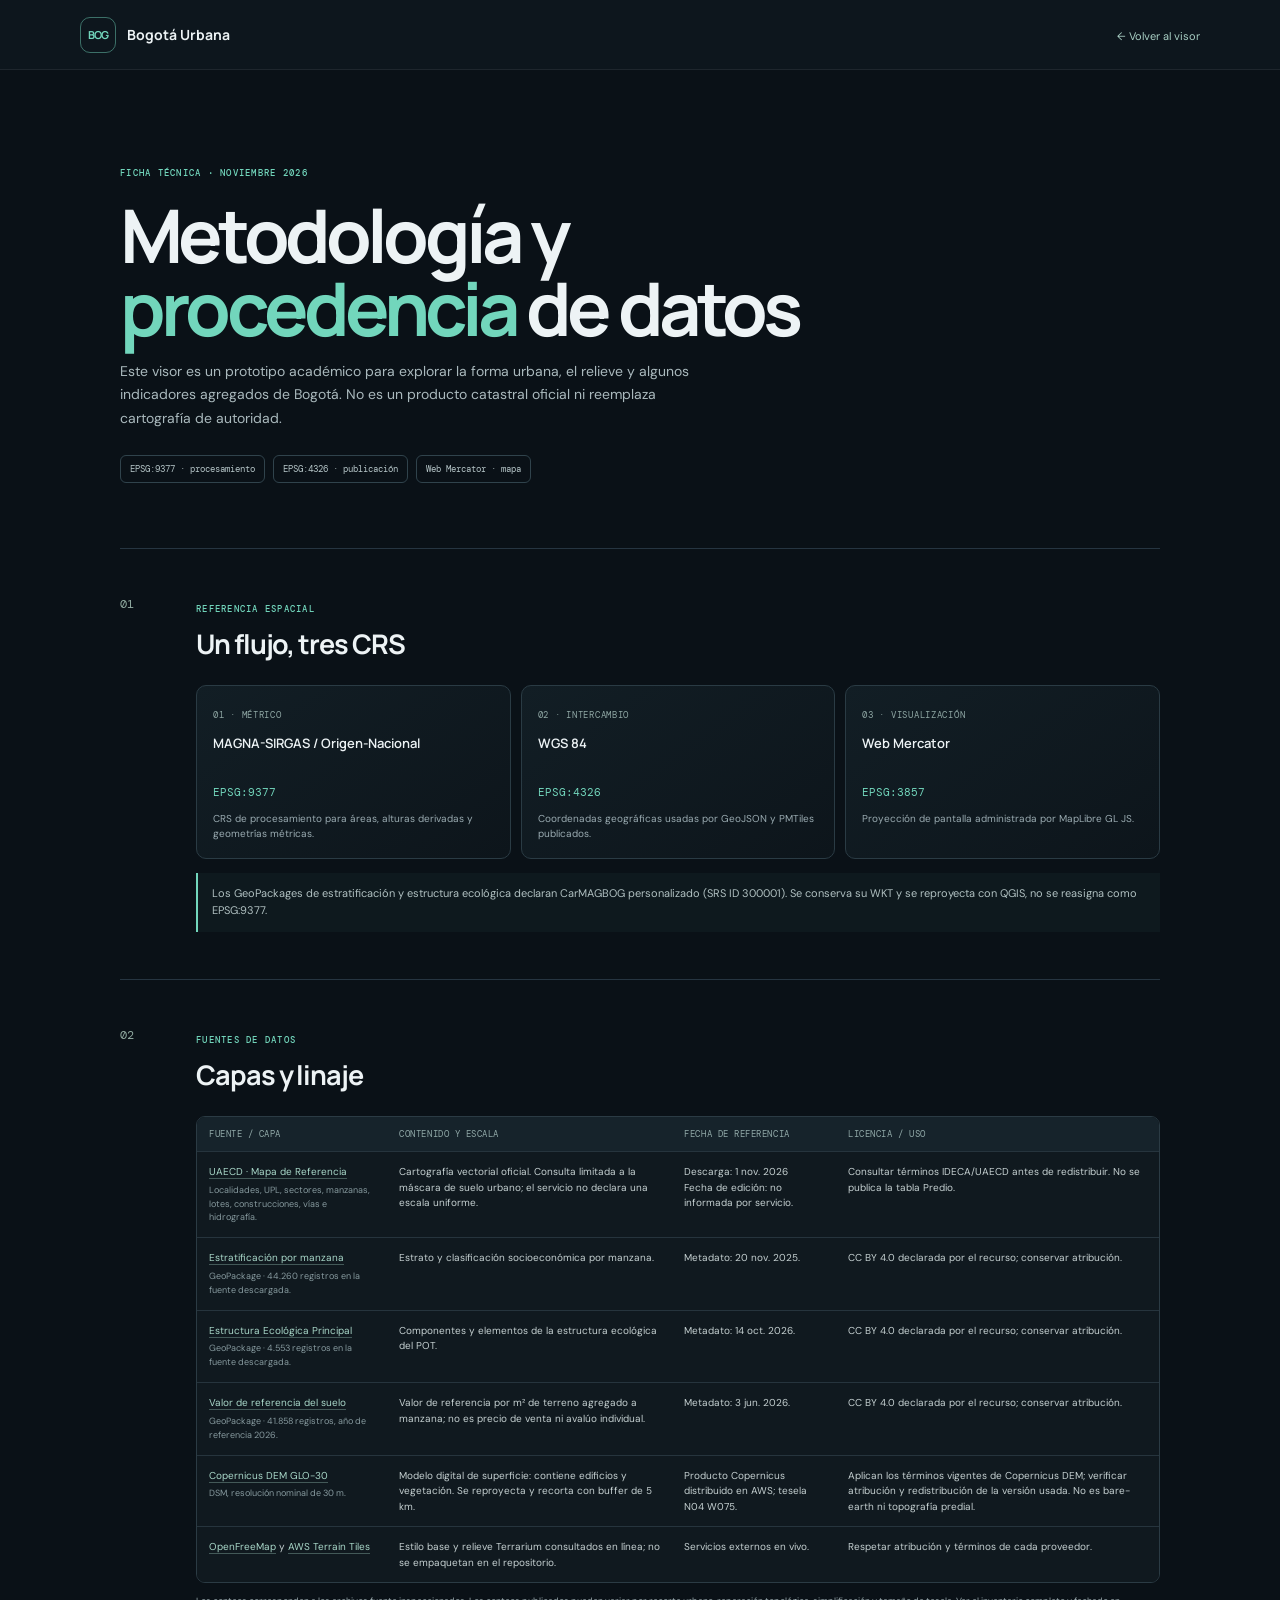
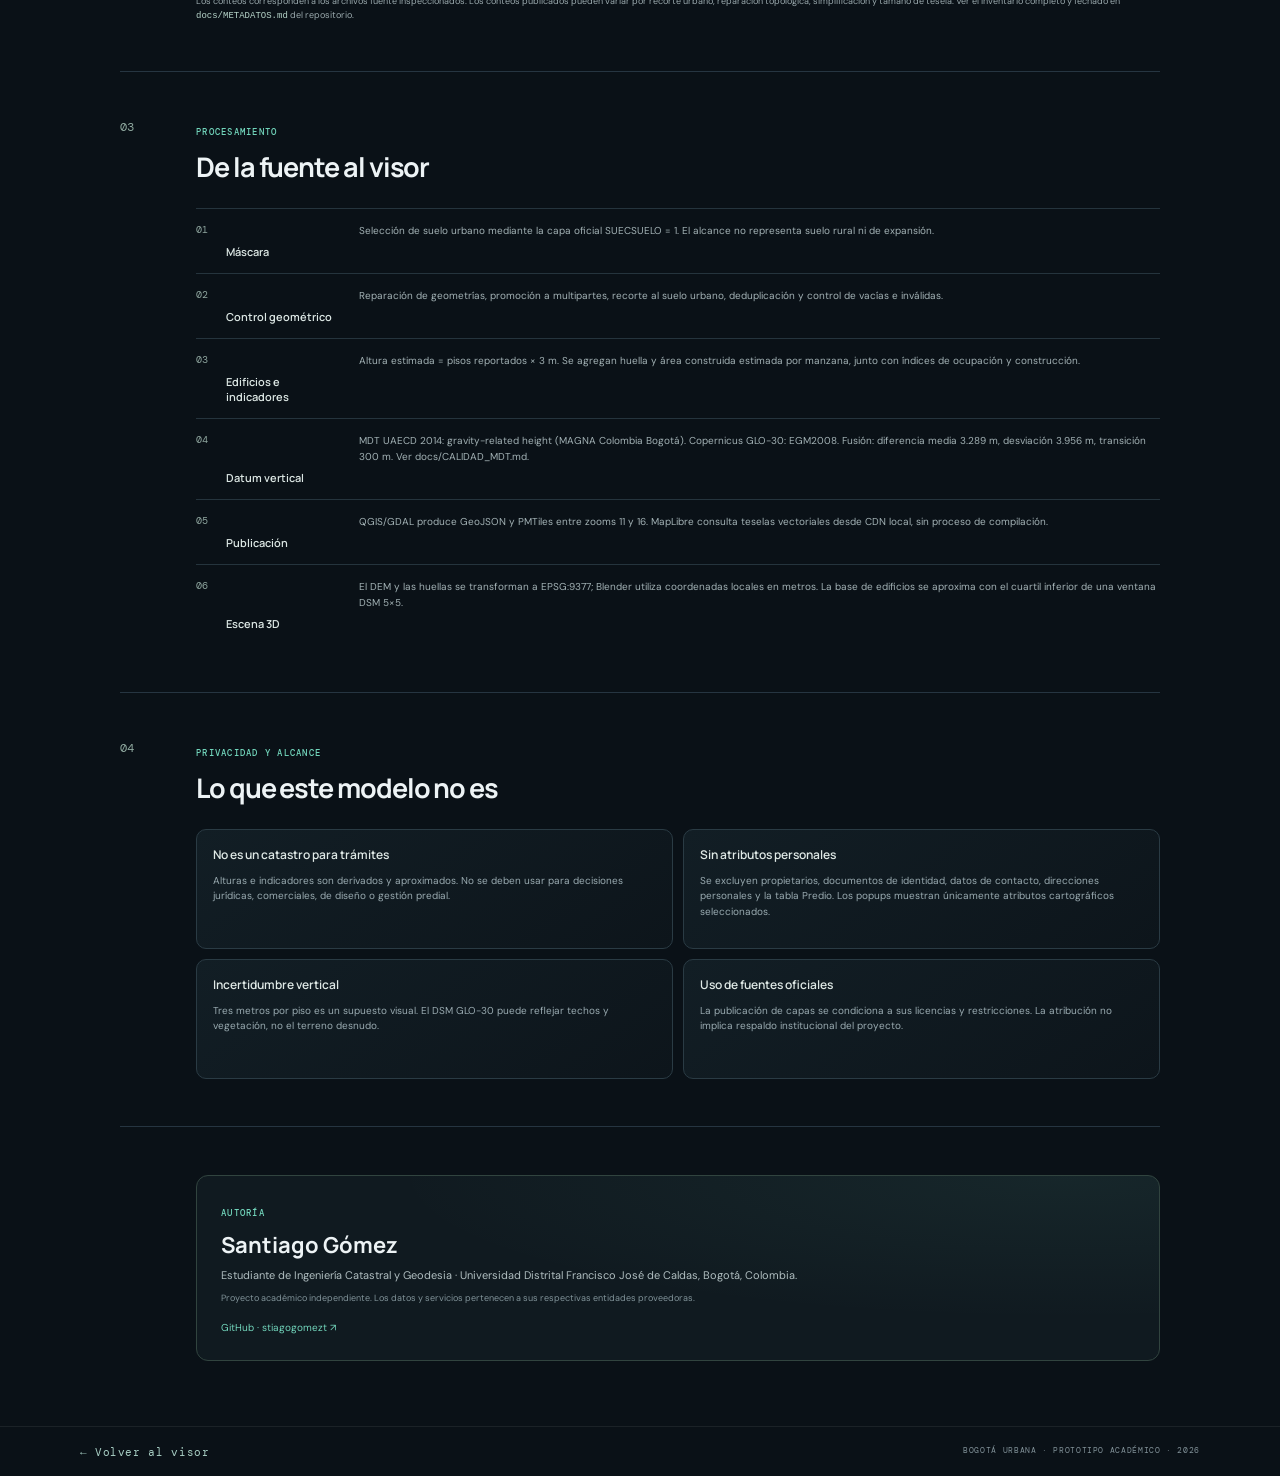
<file: web/metodologia.html>
<!doctype html>
<html lang="es">
<head>
  <meta charset="utf-8">
  <meta name="viewport" content="width=device-width, initial-scale=1">
  <meta name="theme-color" content="#0a1117">
  <meta name="description" content="Fuentes, CRS, procesamiento, limitaciones y autoría del Gemelo Digital Urbano de Bogotá.">
  <title>Metodología | Bogotá Urbana</title>
  <link rel="icon" type="image/svg+xml" href="assets/favicon.svg">
  <link rel="stylesheet" href="assets/methodology.css">
</head>
<body>
  <a class="skip-link" href="#main-content">Saltar al contenido</a>
  <header class="doc-header">
    <a class="doc-brand" href="index.html"><span>BOG</span><b>Bogotá Urbana</b></a>
    <nav aria-label="Navegación principal"><a href="index.html">← Volver al visor</a></nav>
  </header>
  <main class="doc-main" id="main-content" tabindex="-1">
    <section class="doc-hero">
      <span class="eyebrow">FICHA TÉCNICA · NOVIEMBRE 2026</span>
      <h1>Metodología y<br><em>procedencia</em> de datos</h1>
      <p>Este visor es un prototipo académico para explorar la forma urbana, el relieve y algunos indicadores agregados de Bogotá. No es un producto catastral oficial ni reemplaza cartografía de autoridad.</p>
      <div class="hero-tags"><span>EPSG:9377 · procesamiento</span><span>EPSG:4326 · publicación</span><span>Web Mercator · mapa</span></div>
    </section>

    <section class="doc-section">
      <div class="section-index">01</div><div class="section-body">
        <span class="eyebrow">REFERENCIA ESPACIAL</span><h2>Un flujo, tres CRS</h2>
        <div class="crs-grid">
          <article><span class="step">01 · MÉTRICO</span><h3>MAGNA-SIRGAS / Origen-Nacional</h3><code>EPSG:9377</code><p>CRS de procesamiento para áreas, alturas derivadas y geometrías métricas.</p></article>
          <article><span class="step">02 · INTERCAMBIO</span><h3>WGS 84</h3><code>EPSG:4326</code><p>Coordenadas geográficas usadas por GeoJSON y PMTiles publicados.</p></article>
          <article><span class="step">03 · VISUALIZACIÓN</span><h3>Web Mercator</h3><code>EPSG:3857</code><p>Proyección de pantalla administrada por MapLibre GL JS.</p></article>
        </div>
        <p class="callout">Los GeoPackages de estratificación y estructura ecológica declaran CarMAGBOG personalizado (SRS ID 300001). Se conserva su WKT y se reproyecta con QGIS, no se reasigna como EPSG:9377.</p>
      </div>
    </section>

    <section class="doc-section">
      <div class="section-index">02</div><div class="section-body">
        <span class="eyebrow">FUENTES DE DATOS</span><h2>Capas y linaje</h2>
        <div class="source-table-wrap"><table>
          <thead><tr><th>Fuente / capa</th><th>Contenido y escala</th><th>Fecha de referencia</th><th>Licencia / uso</th></tr></thead>
          <tbody>
            <tr><td><a href="https://serviciosgis.catastrobogota.gov.co/arcgis/rest/services/Mapa_Referencia/Mapa_Referencia/MapServer">UAECD · Mapa de Referencia</a><small>Localidades, UPL, sectores, manzanas, lotes, construcciones, vías e hidrografía.</small></td><td>Cartografía vectorial oficial. Consulta limitada a la máscara de suelo urbano; el servicio no declara una escala uniforme.</td><td>Descarga: 1 nov. 2026<br>Fecha de edición: no informada por servicio.</td><td>Consultar términos IDECA/UAECD antes de redistribuir. No se publica la tabla Predio.</td></tr>
            <tr><td><a href="https://datosabiertos.bogota.gov.co/dataset/estratificacion-para-bogota">Estratificación por manzana</a><small>GeoPackage · 44.260 registros en la fuente descargada.</small></td><td>Estrato y clasificación socioeconómica por manzana.</td><td>Metadato: 20 nov. 2025.</td><td>CC BY 4.0 declarada por el recurso; conservar atribución.</td></tr>
            <tr><td><a href="https://datosabiertos.bogota.gov.co/dataset/estructura-ecologica-principal-bogota-d-c">Estructura Ecológica Principal</a><small>GeoPackage · 4.553 registros en la fuente descargada.</small></td><td>Componentes y elementos de la estructura ecológica del POT.</td><td>Metadato: 14 oct. 2026.</td><td>CC BY 4.0 declarada por el recurso; conservar atribución.</td></tr>
            <tr><td><a href="https://datosabiertos.bogota.gov.co/dataset/valor-de-referencia-por-metro-cuadrado-de-terreno">Valor de referencia del suelo</a><small>GeoPackage · 41.858 registros, año de referencia 2026.</small></td><td>Valor de referencia por m² de terreno agregado a manzana; no es precio de venta ni avalúo individual.</td><td>Metadato: 3 jun. 2026.</td><td>CC BY 4.0 declarada por el recurso; conservar atribución.</td></tr>
            <tr><td><a href="https://copernicus-dem-30m.s3.amazonaws.com/Copernicus_DSM_COG_10_N04_00_W075_00_DEM/Copernicus_DSM_COG_10_N04_00_W075_00_DEM.tif">Copernicus DEM GLO-30</a><small>DSM, resolución nominal de 30 m.</small></td><td>Modelo digital de superficie: contiene edificios y vegetación. Se reproyecta y recorta con buffer de 5 km.</td><td>Producto Copernicus distribuido en AWS; tesela N04 W075.</td><td>Aplican los términos vigentes de Copernicus DEM; verificar atribución y redistribución de la versión usada. No es bare-earth ni topografía predial.</td></tr>
            <tr><td><a href="https://openfreemap.org/">OpenFreeMap</a> y <a href="https://registry.opendata.aws/terrain-tiles/">AWS Terrain Tiles</a></td><td>Estilo base y relieve Terrarium consultados en línea; no se empaquetan en el repositorio.</td><td>Servicios externos en vivo.</td><td>Respetar atribución y términos de cada proveedor.</td></tr>
          </tbody>
        </table></div>
        <p class="table-note">Los conteos corresponden a los archivos fuente inspeccionados. Los conteos publicados pueden variar por recorte urbano, reparación topológica, simplificación y tamaño de tesela. Ver el inventario completo y fechado en <code>docs/METADATOS.md</code> del repositorio.</p>
      </div>
    </section>

    <section class="doc-section">
      <div class="section-index">03</div><div class="section-body">
        <span class="eyebrow">PROCESAMIENTO</span><h2>De la fuente al visor</h2>
        <ol class="process-list">
          <li><b>Máscara</b><span>Selección de suelo urbano mediante la capa oficial SUECSUELO = 1. El alcance no representa suelo rural ni de expansión.</span></li>
          <li><b>Control geométrico</b><span>Reparación de geometrías, promoción a multipartes, recorte al suelo urbano, deduplicación y control de vacías e inválidas.</span></li>
          <li><b>Edificios e indicadores</b><span>Altura estimada = pisos reportados × 3 m. Se agregan huella y área construida estimada por manzana, junto con índices de ocupación y construcción.</span></li>
          <li><b>Datum vertical</b><span>MDT UAECD 2014: gravity-related height (MAGNA Colombia Bogotá). Copernicus GLO-30: EGM2008. Fusión: diferencia media 3.289 m, desviación 3.956 m, transición 300 m. Ver docs/CALIDAD_MDT.md.</span></li>
          <li><b>Publicación</b><span>QGIS/GDAL produce GeoJSON y PMTiles entre zooms 11 y 16. MapLibre consulta teselas vectoriales desde CDN local, sin proceso de compilación.</span></li>
          <li><b>Escena 3D</b><span>El DEM y las huellas se transforman a EPSG:9377; Blender utiliza coordenadas locales en metros. La base de edificios se aproxima con el cuartil inferior de una ventana DSM 5×5.</span></li>
        </ol>
      </div>
    </section>

    <section class="doc-section">
      <div class="section-index">04</div><div class="section-body">
        <span class="eyebrow">PRIVACIDAD Y ALCANCE</span><h2>Lo que este modelo no es</h2>
        <div class="limits-grid">
          <article><h3>No es un catastro para trámites</h3><p>Alturas e indicadores son derivados y aproximados. No se deben usar para decisiones jurídicas, comerciales, de diseño o gestión predial.</p></article>
          <article><h3>Sin atributos personales</h3><p>Se excluyen propietarios, documentos de identidad, datos de contacto, direcciones personales y la tabla Predio. Los popups muestran únicamente atributos cartográficos seleccionados.</p></article>
          <article><h3>Incertidumbre vertical</h3><p>Tres metros por piso es un supuesto visual. El DSM GLO-30 puede reflejar techos y vegetación, no el terreno desnudo.</p></article>
          <article><h3>Uso de fuentes oficiales</h3><p>La publicación de capas se condiciona a sus licencias y restricciones. La atribución no implica respaldo institucional del proyecto.</p></article>
        </div>
      </div>
    </section>

    <section class="author-card">
      <span class="eyebrow">AUTORÍA</span><h2>Santiago Gómez</h2>
      <p>Estudiante de Ingeniería Catastral y Geodesia · Universidad Distrital Francisco José de Caldas, Bogotá, Colombia.</p>
      <p class="author-note">Proyecto académico independiente. Los datos y servicios pertenecen a sus respectivas entidades proveedoras.</p>
      <a href="https://github.com/stiagogomezt">GitHub · stiagogomezt ↗</a>
    </section>
  </main>
  <footer class="doc-footer"><a href="index.html">← Volver al visor</a><span>BOGOTÁ URBANA · PROTOTIPO ACADÉMICO · 2026</span></footer>
</body>
</html>
</file>
<file: web/assets/methodology.css>
@import url('https://fonts.googleapis.com/css2?family=DM+Mono:wght@400;500&family=DM+Sans:wght@400;500;600;700&family=Manrope:wght@400;500;600;700;800&display=swap');

:root { color-scheme: dark; --bg: #0a1117; --panel: #101a22; --line: #263541; --text: #edf3f5; --muted: #9aabb1; --mint: #72d6bc; --quiet: #8a9ca3; font-family: 'DM Sans', sans-serif; }
* { box-sizing: border-box; }
html { scroll-behavior: smooth; }
body { min-height: 100vh; margin: 0; overflow: auto; background: var(--bg); color: var(--text); }
a { color: inherit; text-decoration: none; }
.skip-link { position: fixed; z-index: 10; top: 8px; left: 8px; padding: 10px 13px; transform: translateY(-160%); border: 1px solid var(--mint); border-radius: 7px; background: #101a22; color: var(--text); }
.skip-link:focus { transform: translateY(0); }
:focus-visible { outline: 2px solid var(--mint); outline-offset: 3px; }
.doc-header { display: flex; justify-content: space-between; align-items: center; height: 70px; padding: 0 max(24px, calc((100vw - 1120px)/2)); border-bottom: 1px solid #ffffff12; background: #0d161d; }
.doc-brand { display: flex; align-items: center; gap: 11px; font: 700 14px Manrope, sans-serif; }
.doc-brand span { display: grid; place-items: center; width: 36px; height: 36px; border: 1px solid #72d6bc77; border-radius: 10px; color: var(--mint); font-size: 11px; letter-spacing: -.07em; }
.doc-header nav a, .doc-footer a { color: #a8cfc4; font-size: 11px; }
.doc-header nav a:hover, .doc-footer a:hover, .author-card a:hover { color: var(--mint); }
.doc-main { width: min(100% - 48px, 1040px); margin: 0 auto; }
.doc-hero { padding: 90px 0 65px; border-bottom: 1px solid var(--line); }
.eyebrow { color: var(--mint); font: 500 9px 'DM Mono', monospace; letter-spacing: .14em; }
.doc-hero h1 { margin: 17px 0 15px; font: 700 clamp(42px, 7vw, 74px)/.99 Manrope, sans-serif; letter-spacing: -.065em; }
.doc-hero h1 em { color: var(--mint); font-style: normal; }
.doc-hero > p { max-width: 610px; margin: 0; color: #aab9bd; font-size: 14px; line-height: 1.7; }
.hero-tags { display: flex; flex-wrap: wrap; gap: 8px; margin-top: 24px; }
.hero-tags span { padding: 7px 9px; border: 1px solid #30434c; border-radius: 6px; color: #b6c6c8; font: 9px 'DM Mono', monospace; }
.doc-section { display: grid; grid-template-columns: 54px minmax(0, 1fr); gap: 22px; padding: 47px 0; border-bottom: 1px solid var(--line); }
.section-index { color: #8fa99f; font: 12px 'DM Mono', monospace; }
.section-body h2 { margin: 8px 0 23px; font: 700 27px Manrope, sans-serif; letter-spacing: -.04em; }
.crs-grid { display: grid; grid-template-columns: repeat(3, 1fr); gap: 10px; }
.crs-grid article, .limits-grid article { min-height: 156px; padding: 16px; border: 1px solid #2a3b44; border-radius: 10px; background: linear-gradient(145deg, #121e25, #0d151b); }
.step { color: #8fa7a4; font: 9px 'DM Mono', monospace; letter-spacing: .08em; }
.crs-grid h3 { min-height: 39px; margin: 12px 0 6px; font: 600 13px/1.35 Manrope, sans-serif; }
.crs-grid code { color: var(--mint); font: 11px 'DM Mono', monospace; }
.crs-grid p, .limits-grid p { margin: 10px 0 0; color: var(--muted); font-size: 10px; line-height: 1.55; }
.callout { margin: 14px 0 0; padding: 12px 14px; border-left: 2px solid var(--mint); background: #72d6bc0a; color: #b0c0c1; font-size: 11px; line-height: 1.6; }
.source-table-wrap { overflow-x: auto; border: 1px solid #2b3b44; border-radius: 9px; }
table { width: 100%; min-width: 720px; border-collapse: collapse; background: #10191f; }
th { padding: 11px 12px; background: #16232b; color: #91a9a8; font: 9px 'DM Mono', monospace; text-align: left; text-transform: uppercase; letter-spacing: .06em; }
td { padding: 12px; border-top: 1px solid #26343d; color: #c5d0d1; vertical-align: top; font-size: 10px; line-height: 1.55; }
td a { color: #a9d8c9; text-decoration: underline; text-decoration-color: #a9d8c955; text-underline-offset: 3px; }
td small { display: block; margin-top: 4px; color: #86999e; font-size: 9px; }
.table-note { margin: 11px 0 0; color: #9aa9ad; font-size: 9px; line-height: 1.6; }
.table-note code { color: #b7d5ca; }
.process-list { display: grid; gap: 0; margin: 0; padding: 0; list-style: none; counter-reset: process; }
.process-list li { display: grid; grid-template-columns: 145px 1fr; gap: 18px; padding: 14px 0; border-top: 1px solid #25343d; counter-increment: process; }
.process-list li::before { content: '0' counter(process); grid-column: 1; color: #8fa69f; font: 10px 'DM Mono', monospace; }
.process-list b { grid-column: 1; margin-top: -13px; padding-left: 30px; color: #dce7e4; font: 600 11px Manrope, sans-serif; }
.process-list span { grid-column: 2; grid-row: 1; color: #a3b2b5; font-size: 10px; line-height: 1.6; }
.limits-grid { display: grid; grid-template-columns: repeat(2, 1fr); gap: 10px; }
.limits-grid article { min-height: 120px; }
.limits-grid h3 { margin: 0; color: #dfe9e6; font: 600 12px Manrope, sans-serif; }
.author-card { margin: 48px 0 65px 76px; padding: 24px; border: 1px solid #31443f; border-radius: 12px; background: radial-gradient(ellipse at 90% 0%, #72d6bc11, transparent 55%), #101a20; }
.author-card h2 { margin: 9px 0 4px; font: 700 22px Manrope, sans-serif; }
.author-card p { max-width: 630px; margin: 7px 0; color: #b0bec0; font-size: 11px; line-height: 1.6; }
.author-card .author-note { color: #819399; font-size: 9px; }
.author-card a { display: inline-block; margin-top: 8px; color: var(--mint); font-size: 10px; }
.doc-footer { display: flex; justify-content: space-between; padding: 18px max(24px, calc((100vw - 1120px)/2)); border-top: 1px solid #ffffff12; color: #819198; font: 8px 'DM Mono', monospace; letter-spacing: .08em; }

@media (max-width: 700px) {
  .doc-header { height: 60px; padding: 0 17px; }
  .doc-main { width: calc(100% - 34px); }
  .doc-hero { padding: 63px 0 43px; }
  .doc-hero > p { font-size: 12px; }
  .doc-section { grid-template-columns: 24px minmax(0, 1fr); gap: 9px; padding: 35px 0; }
  .section-body h2 { font-size: 23px; }
  .crs-grid { grid-template-columns: 1fr; }
  .crs-grid article { min-height: 0; }
  .crs-grid h3 { min-height: 0; }
  .process-list li { grid-template-columns: 1fr; gap: 5px; }
  .process-list b { grid-column: 1; margin-top: -17px; padding-left: 30px; }
  .process-list span { grid-column: 1; grid-row: auto; padding: 4px 0 0 30px; }
  .limits-grid { grid-template-columns: 1fr; }
  .author-card { margin: 34px 0 45px; padding: 18px; }
  .doc-footer { gap: 16px; padding: 16px 17px; font-size: 7px; }
}
</file>
